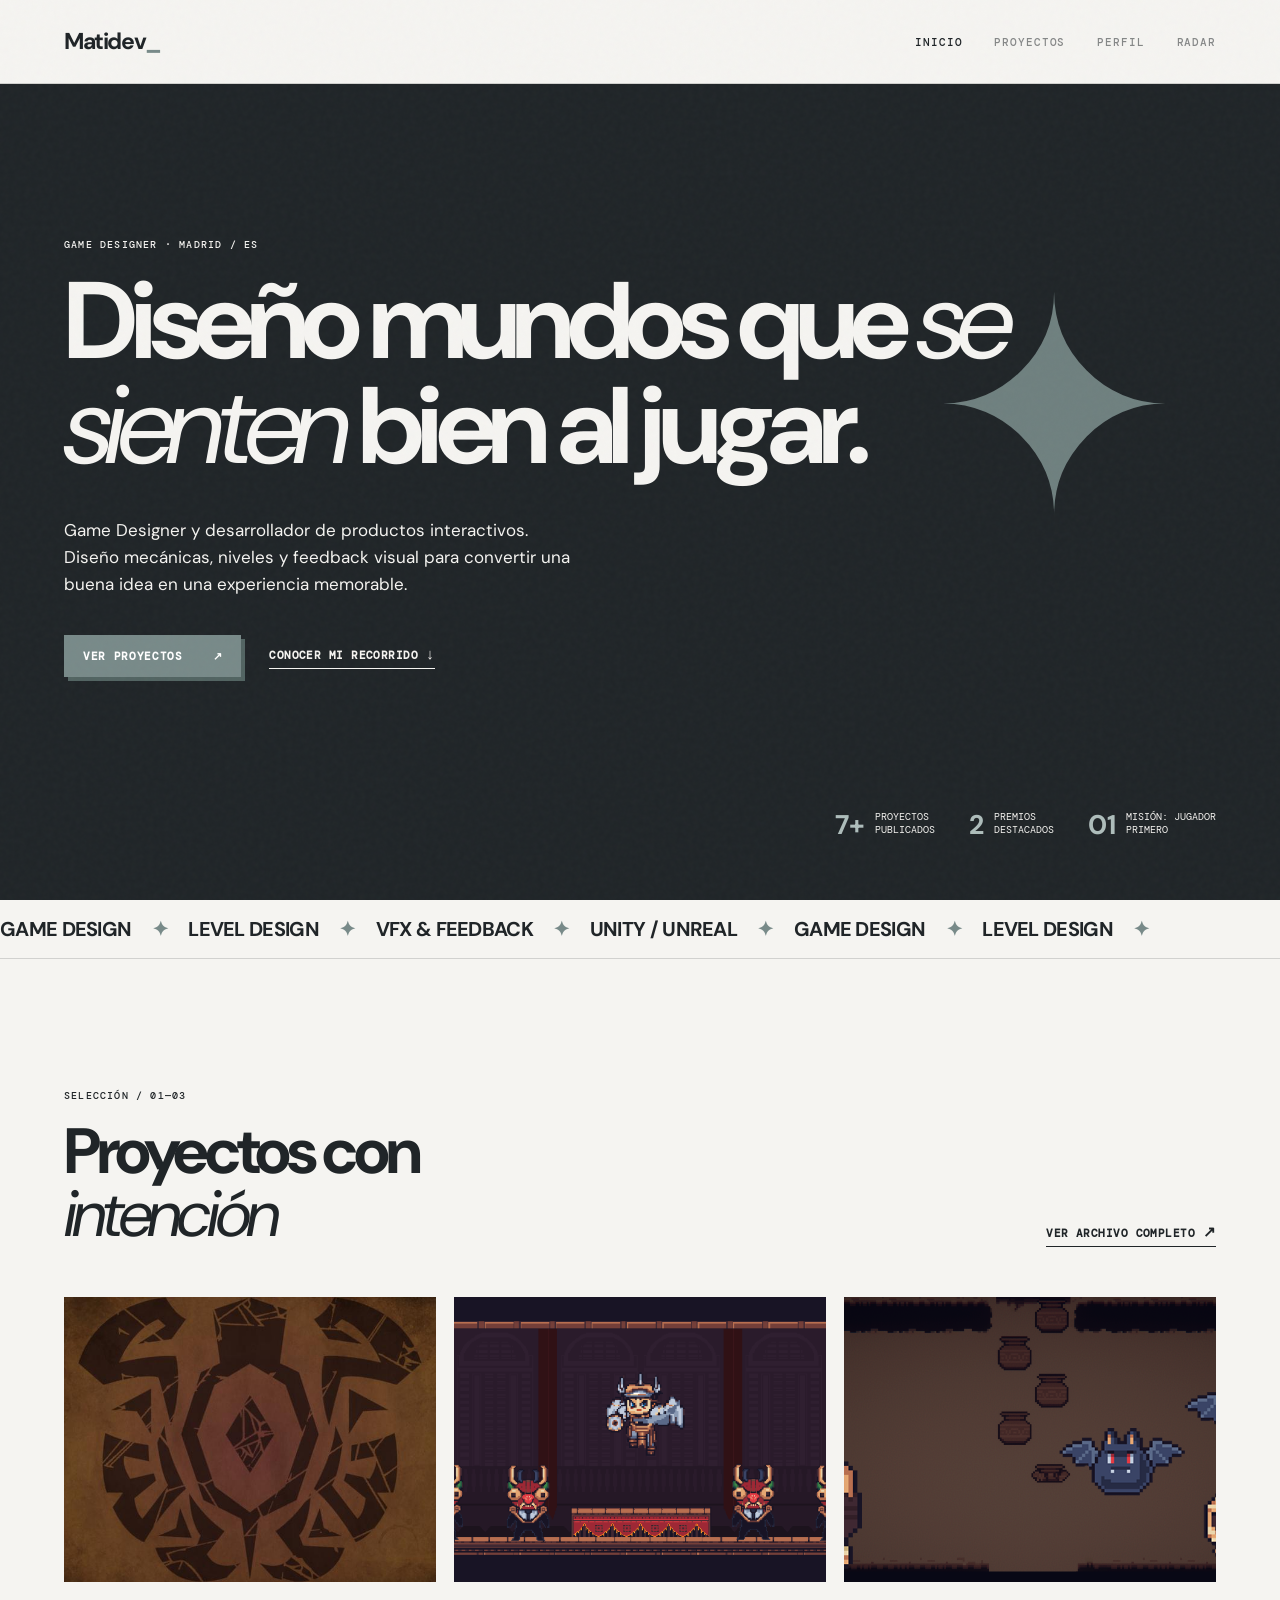
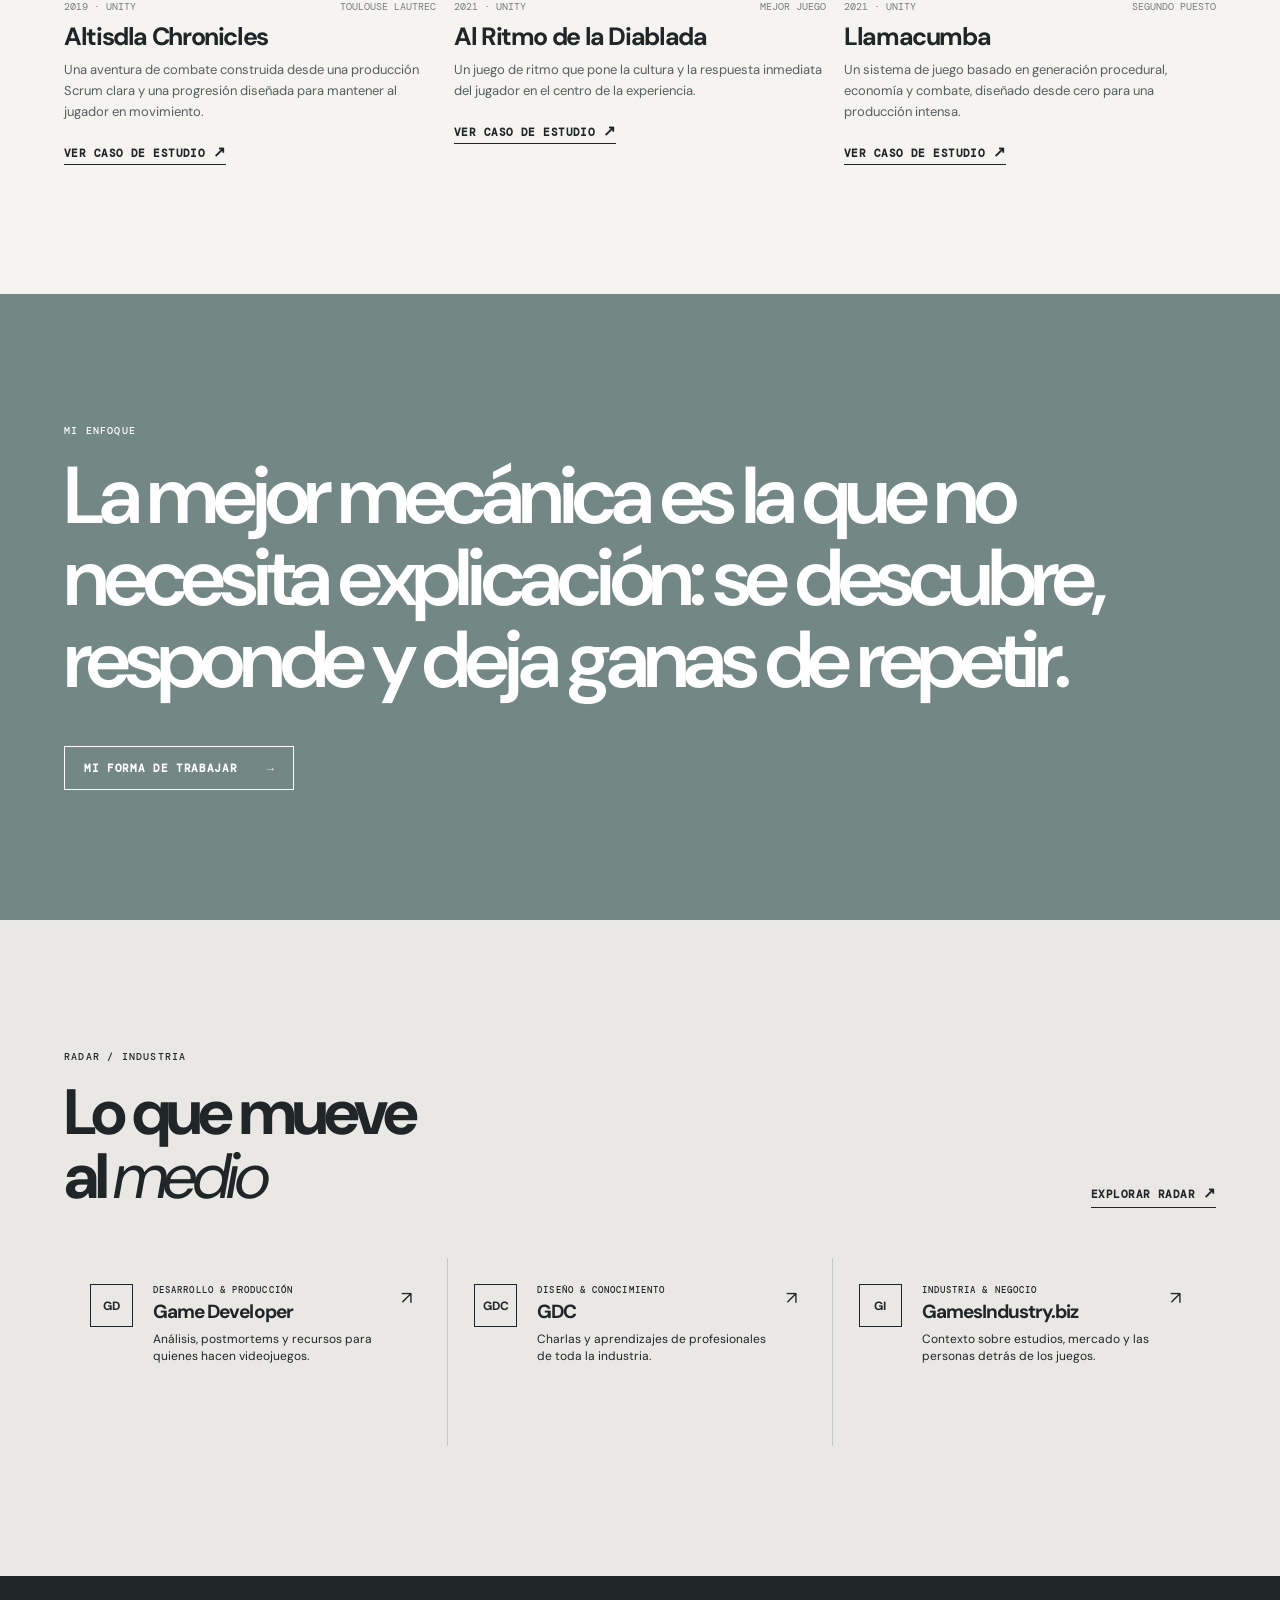
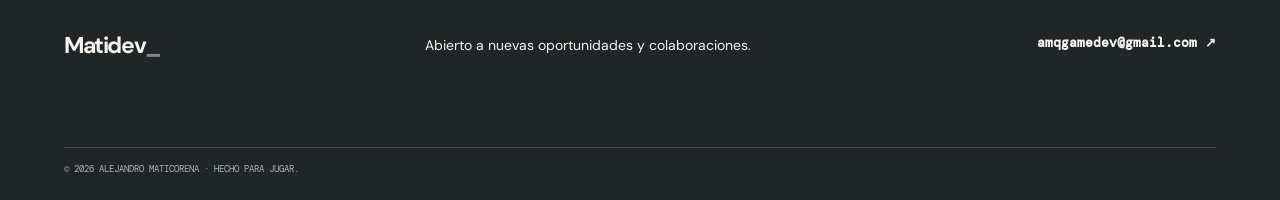
<file: index.html>
<!doctype html>
<html lang="es">
  <head>
    <meta charset="UTF-8" />
    <meta name="viewport" content="width=device-width, initial-scale=1.0" />
    <meta name="description" content="Portfolio de Alejandro Jesús Maticorena Quispe, Game Designer y desarrollador." />
    <title>Matidev — Game Designer</title>
    <link rel="preconnect" href="https://fonts.googleapis.com" />
    <link rel="preconnect" href="https://fonts.gstatic.com" crossorigin />
    <link href="https://fonts.googleapis.com/css2?family=DM+Mono:wght@400;500&family=DM+Sans:ital,opsz,wght@0,9..40,400;0,9..40,500;0,9..40,600;0,9..40,700;1,9..40,400&display=swap" rel="stylesheet" />
    <link rel="stylesheet" href="assets/styles.css" />
  </head>
  <body>
    <div class="grain" aria-hidden="true"></div>
    <header class="site-header">
      <a class="brand" href="index.html">Matidev<span>_</span></a><button class="menu-toggle" aria-label="Abrir menú">MENU</button>
      <nav><a class="active" href="index.html">Inicio</a><a href="projects.html">Proyectos</a><a href="about.html">Perfil</a><a href="blog.html">Radar</a></nav>
    </header>
    <main>
      <section class="hero reveal">
        <p class="eyebrow">GAME DESIGNER · MADRID / ES</p>
        <h1>Diseño mundos que <em>se sienten</em> bien al jugar.</h1>
        <p class="hero-copy">Game Designer y desarrollador de productos interactivos. Diseño mecánicas, niveles y feedback visual para convertir una buena idea en una experiencia memorable.</p>
        <div class="hero-actions">
          <a class="button button-primary" href="projects.html">Ver proyectos <span>↗</span></a><a class="text-link" href="about.html">Conocer mi recorrido <span>↓</span></a>
        </div>
        <div class="hero-stats">
          <div><strong>7+</strong><span>proyectos<br />publicados</span></div>
          <div><strong>2</strong><span>premios<br />destacados</span></div>
          <div><strong>01</strong><span>misión: jugador<br />primero</span></div>
        </div>
      </section>
      <section class="marquee" aria-label="Especialidades">
        <div>GAME DESIGN <i>✦</i> LEVEL DESIGN <i>✦</i> VFX & FEEDBACK <i>✦</i> UNITY / UNREAL <i>✦</i> GAME DESIGN <i>✦</i> LEVEL DESIGN <i>✦</i></div>
      </section>
      <section class="section featured">
        <div class="section-heading">
          <div>
            <p class="eyebrow">SELECCIÓN / 01—03</p>
            <h2>Proyectos con<br /><em>intención</em></h2>
          </div>
          <a class="text-link" href="projects.html">Ver archivo completo <span>↗</span></a>
        </div>
        <div id="featured-projects" class="project-grid"></div>
      </section>
      <section class="statement reveal">
        <p class="eyebrow">MI ENFOQUE</p>
        <p>La mejor mecánica es la que no necesita explicación: se descubre, responde y deja ganas de repetir.</p>
        <a href="about.html" class="button button-outline">Mi forma de trabajar <span>→</span></a>
      </section>
      <section class="section radar-preview">
        <div class="section-heading">
          <div>
            <p class="eyebrow">RADAR / INDUSTRIA</p>
            <h2>Lo que mueve<br />al <em>medio</em></h2>
          </div>
          <a class="text-link" href="blog.html">Explorar radar <span>↗</span></a>
        </div>
        <div id="home-radar" class="radar-grid"></div>
      </section>
    </main>
    <footer>
      <a class="brand" href="index.html">Matidev<span>_</span></a>
      <p>Abierto a nuevas oportunidades y colaboraciones.</p>
      <a class="footer-mail" href="mailto:amqgamedev@gmail.com">amqgamedev@gmail.com ↗</a>
      <small>© <span id="year"></span> Alejandro Maticorena · Hecho para jugar.</small>
    </footer>
    <script src="assets/data.js"></script><script src="assets/app.js"></script>
  </body>
</html>
</file>
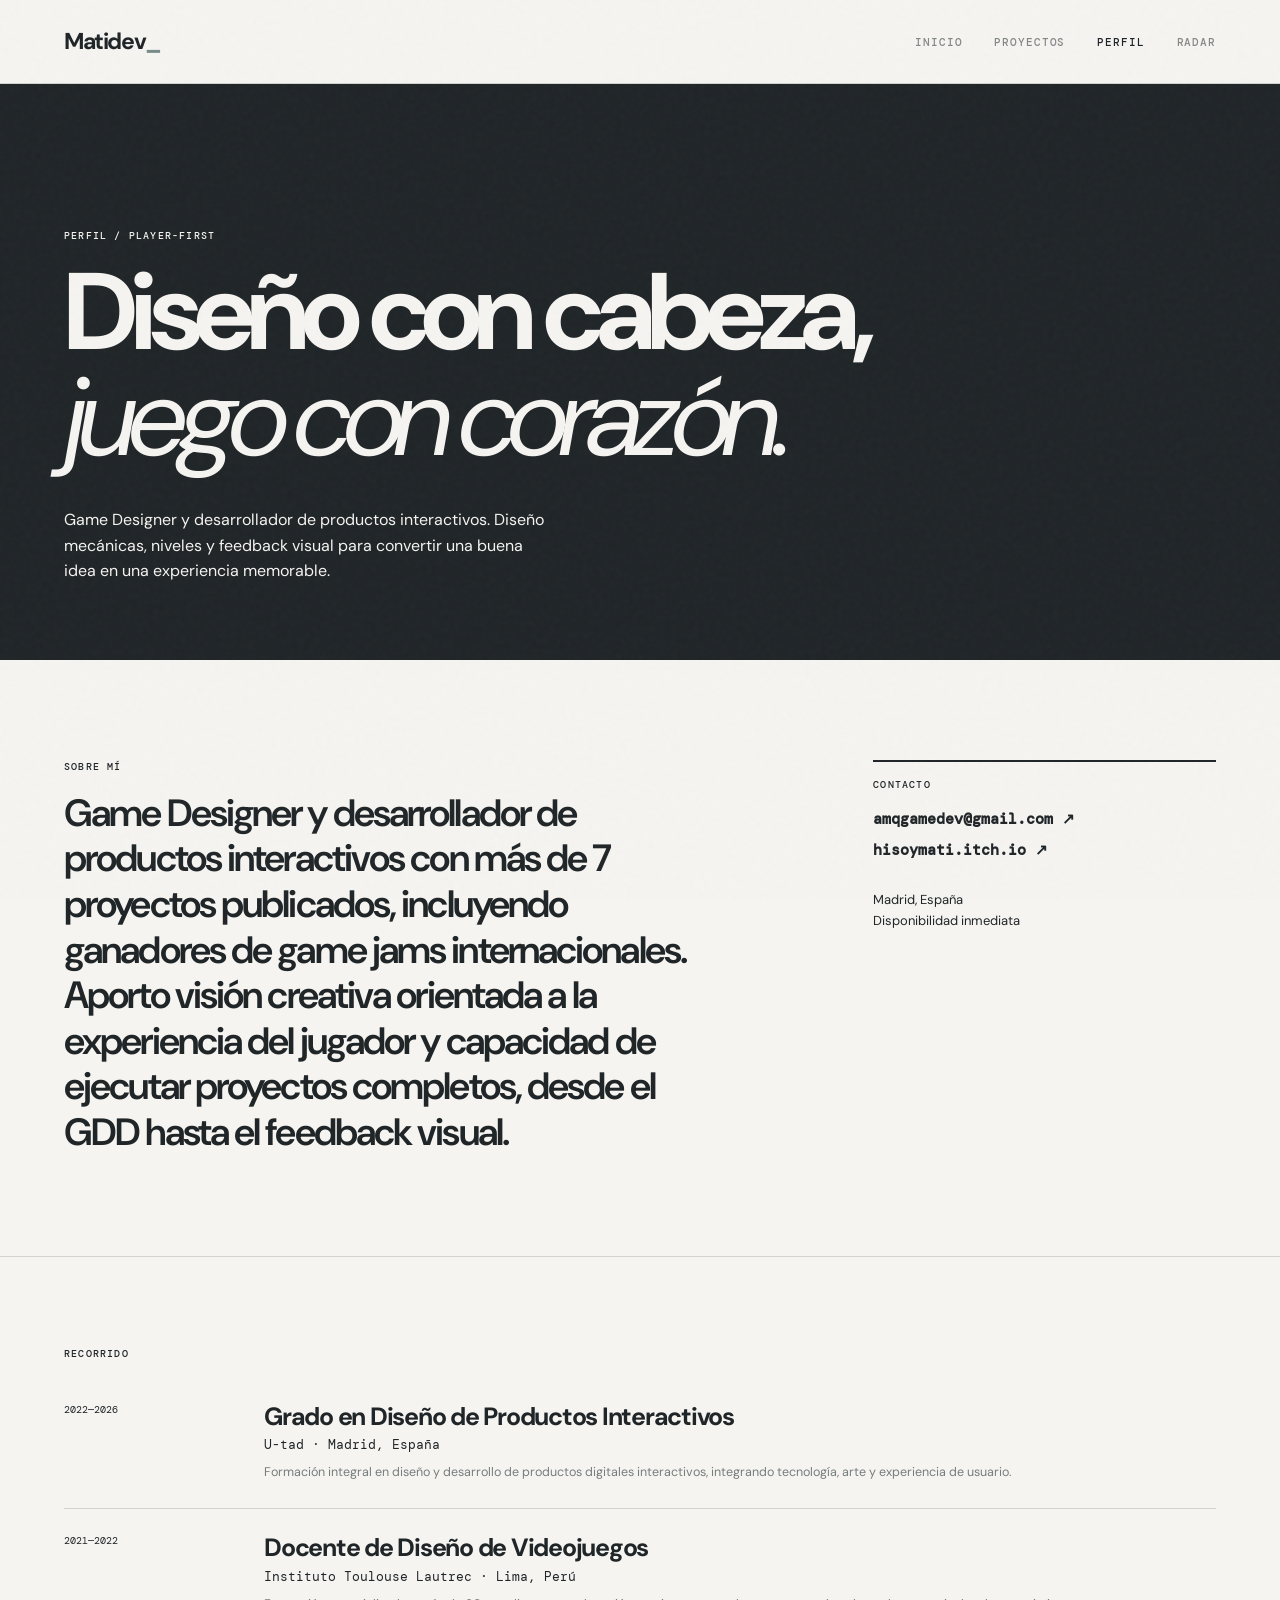
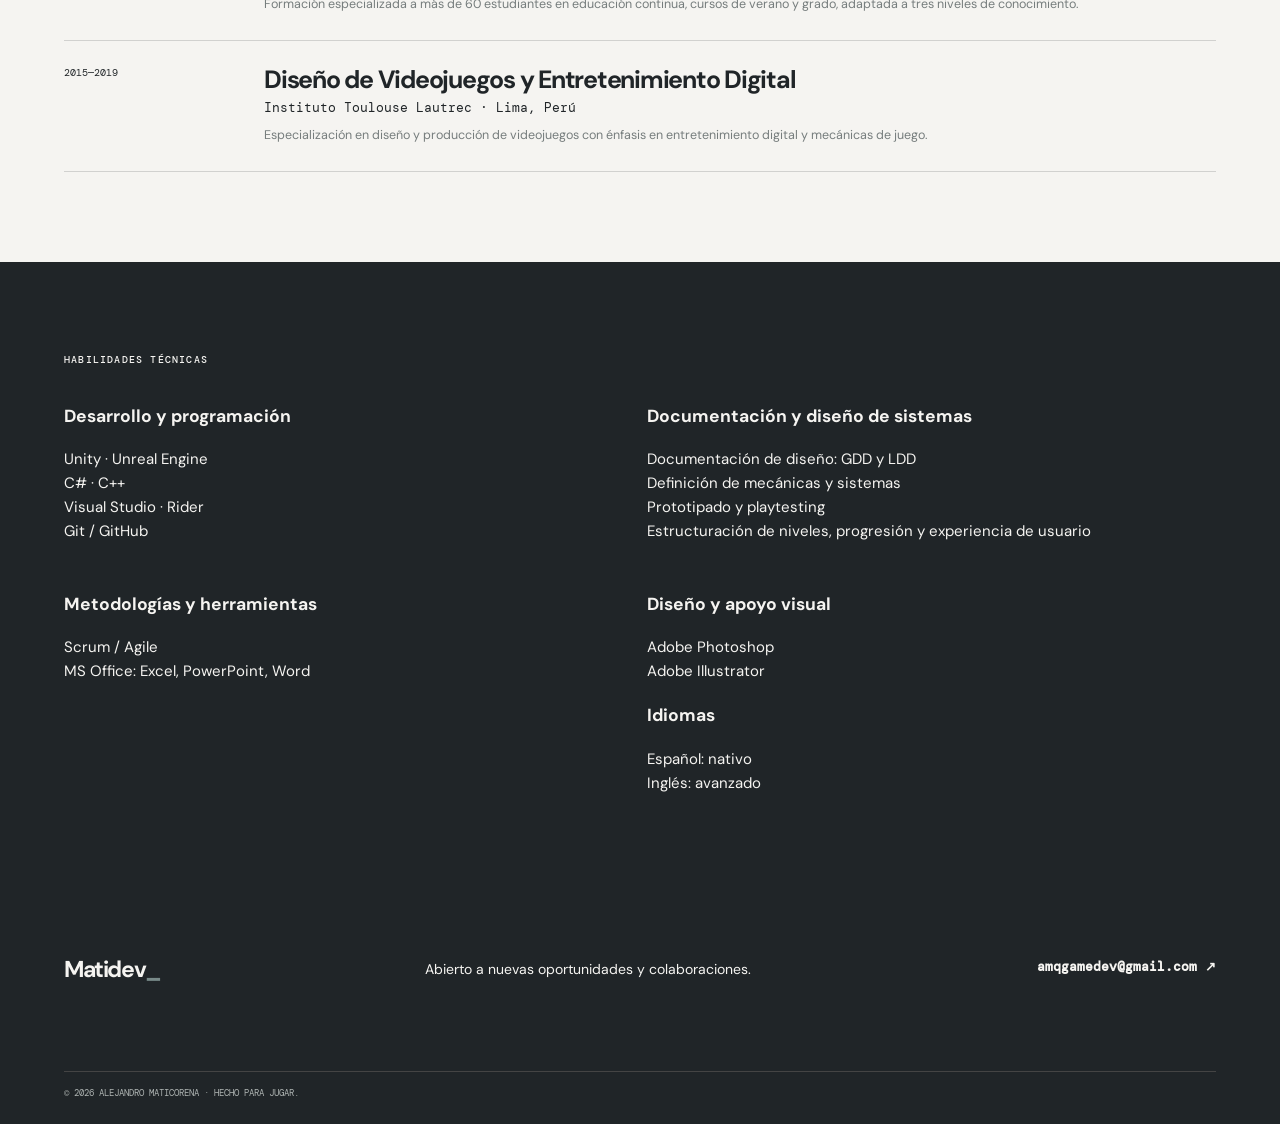
<file: about.html>
<!doctype html>
<html lang="es">
<head>
  <meta charset="UTF-8"/><meta name="viewport" content="width=device-width, initial-scale=1.0"/>
  <meta name="description" content="Perfil profesional de Alejandro Maticorena, Game Designer y desarrollador de productos interactivos."/>
  <title>Perfil — Matidev</title>
  <link rel="preconnect" href="https://fonts.googleapis.com"/><link rel="preconnect" href="https://fonts.gstatic.com" crossorigin/>
  <link href="https://fonts.googleapis.com/css2?family=DM+Mono:wght@400;500&family=DM+Sans:ital,opsz,wght@0,9..40,400;0,9..40,500;0,9..40,600;0,9..40,700;1,9..40,400&display=swap" rel="stylesheet"/>
  <link rel="stylesheet" href="assets/styles.css"/>
</head>
<body><div class="grain"></div>
  <header class="site-header"><a class="brand" href="index.html">Matidev<span>_</span></a><button class="menu-toggle" aria-label="Abrir menú">MENU</button><nav><a href="index.html">Inicio</a><a href="projects.html">Proyectos</a><a class="active" href="about.html">Perfil</a><a href="blog.html">Radar</a></nav></header>
  <main>
    <section class="page-intro profile-intro reveal"><p class="eyebrow">PERFIL / PLAYER-FIRST</p><h1>Diseño con cabeza,<br><em>juego con corazón.</em></h1><p>Game Designer y desarrollador de productos interactivos. Diseño mecánicas, niveles y feedback visual para convertir una buena idea en una experiencia memorable.</p></section>
    <section class="profile-columns reveal">
      <div>
        <p class="eyebrow">SOBRE MÍ</p>
        <p class="large-copy">Game Designer y desarrollador de productos interactivos con más de 7 proyectos publicados, incluyendo ganadores de game jams internacionales. Aporto visión creativa orientada a la experiencia del jugador y capacidad de ejecutar proyectos completos, desde el GDD hasta el feedback visual.</p>
      </div>
      <div class="contact-card">
        <p class="eyebrow">CONTACTO</p><a href="mailto:amqgamedev@gmail.com">amqgamedev@gmail.com ↗</a><a href="https://hisoymati.itch.io" target="_blank" rel="noopener">hisoymati.itch.io ↗</a>
        <p>Madrid, España<br>Disponibilidad inmediata</p>
      </div>
    </section>
    <section class="timeline-section reveal">
      <p class="eyebrow">RECORRIDO</p>
      <div class="timeline">
        <article><span>2022—2026</span>
          <div>
            <h3>Grado en Diseño de Productos Interactivos</h3>
            <p>U-tad · Madrid, España</p><small>Formación integral en diseño y desarrollo de productos digitales interactivos, integrando tecnología, arte y experiencia de usuario.</small>
          </div>
        </article>
        <article><span>2021—2022</span>
          <div>
            <h3>Docente de Diseño de Videojuegos</h3>
            <p>Instituto Toulouse Lautrec · Lima, Perú</p><small>Formación especializada a más de 60 estudiantes en educación continua, cursos de verano y grado, adaptada a tres niveles de conocimiento.</small>
          </div>
        </article>
        <article><span>2015—2019</span>
          <div>
            <h3>Diseño de Videojuegos y Entretenimiento Digital</h3>
            <p>Instituto Toulouse Lautrec · Lima, Perú</p><small>Especialización en diseño y producción de videojuegos con énfasis en entretenimiento digital y mecánicas de juego.</small>
          </div>
        </article>
      </div>
    </section>
    <section class="skills-section reveal">
      <p class="eyebrow">HABILIDADES TÉCNICAS</p>
      <div class="skills-grid">
        <div>
          <h3>Desarrollo y programación</h3>
          <p>Unity · Unreal Engine<br>C# · C++<br>Visual Studio · Rider<br>Git / GitHub</p>
        </div>
        <div>
          <h3>Documentación y diseño de sistemas</h3>
          <p>Documentación de diseño: GDD y LDD<br>Definición de mecánicas y sistemas<br>Prototipado y playtesting<br>Estructuración de niveles, progresión y experiencia de usuario</p>
        </div>
        <div>
          <h3>Metodologías y herramientas</h3>
          <p>Scrum / Agile<br>MS Office: Excel, PowerPoint, Word</p>
        </div>
        <div>
          <h3>Diseño y apoyo visual</h3>
          <p>Adobe Photoshop<br>Adobe Illustrator</p>
          <h3 class="skill-subtitle">Idiomas</h3>
          <p>Español: nativo<br>Inglés: avanzado</p>
        </div>
      </div>
    </section>
  </main>
  <footer><a class="brand" href="index.html">Matidev<span>_</span></a><p>Abierto a nuevas oportunidades y colaboraciones.</p><a class="footer-mail" href="mailto:amqgamedev@gmail.com">amqgamedev@gmail.com ↗</a><small>© <span id="year"></span> Alejandro Maticorena · Hecho para jugar.</small></footer>
  <script src="assets/data.js"></script><script src="assets/app.js"></script>
</body></html>
</file>
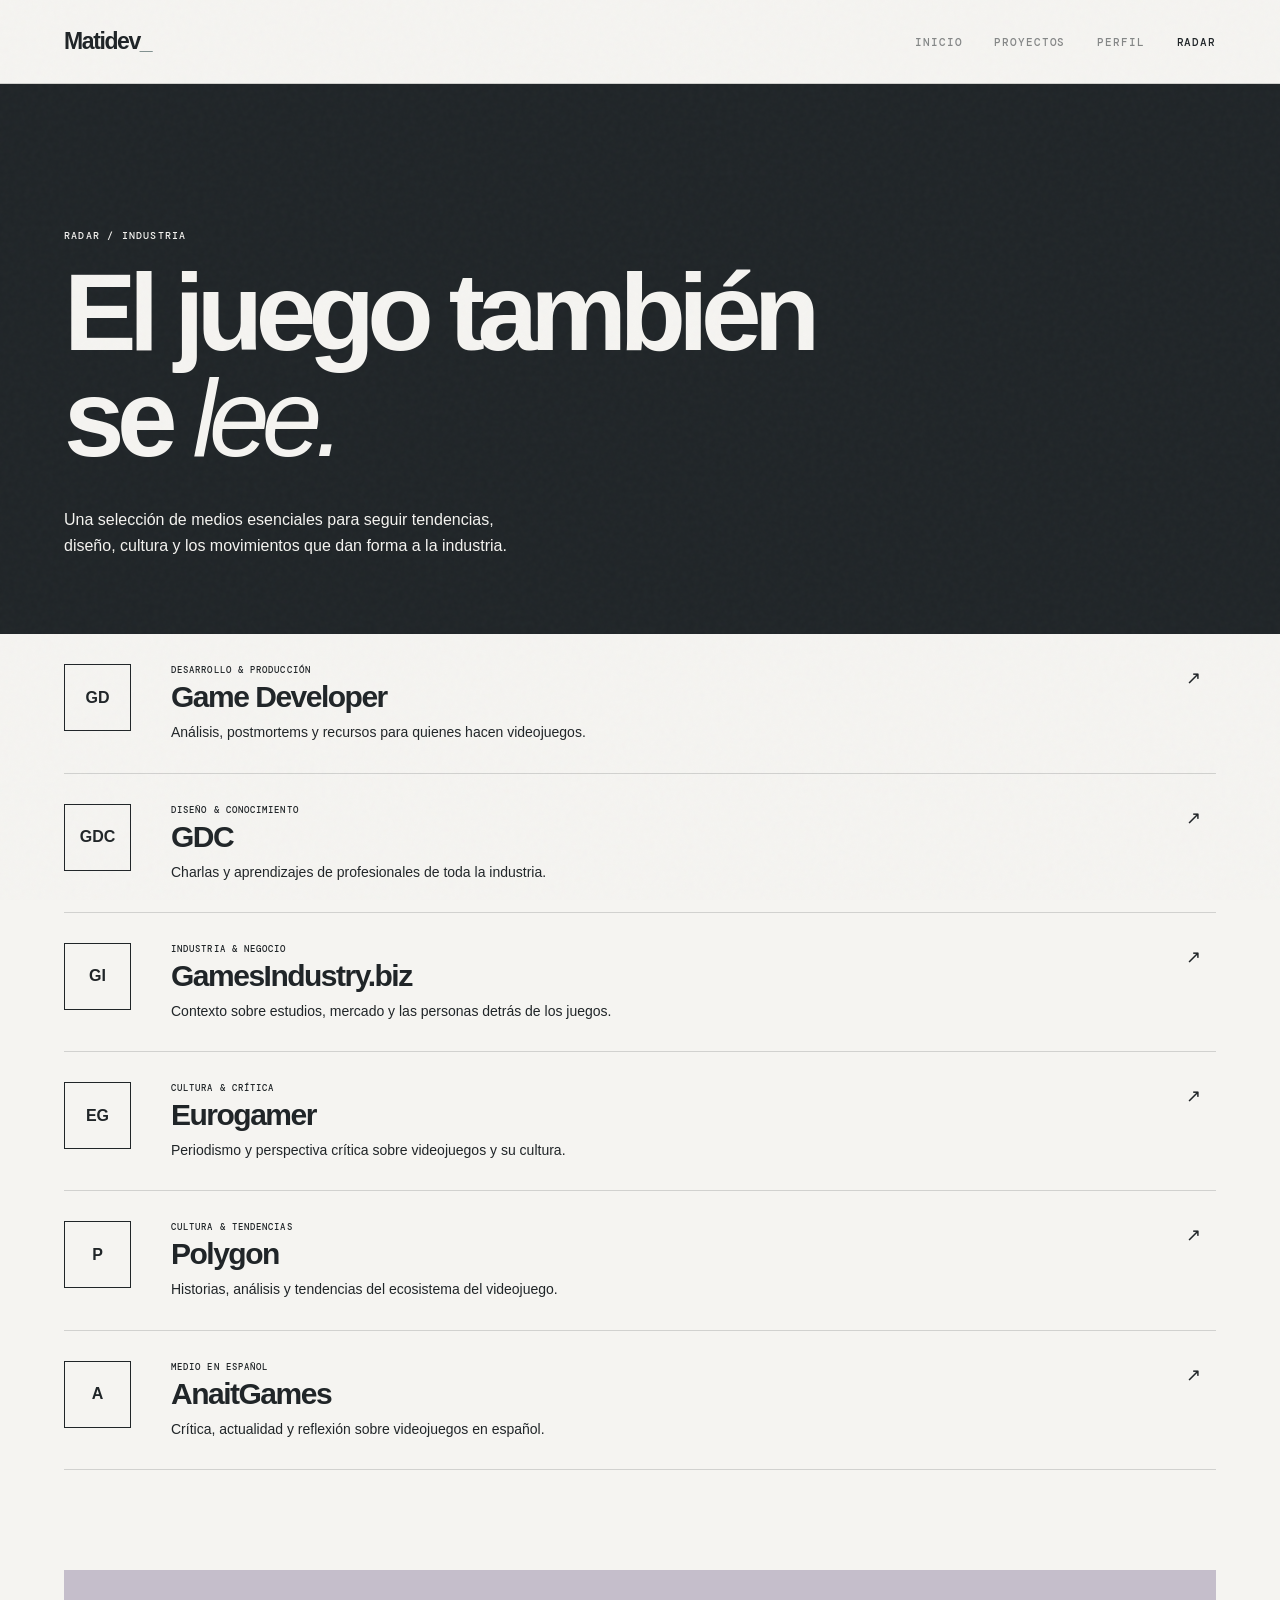
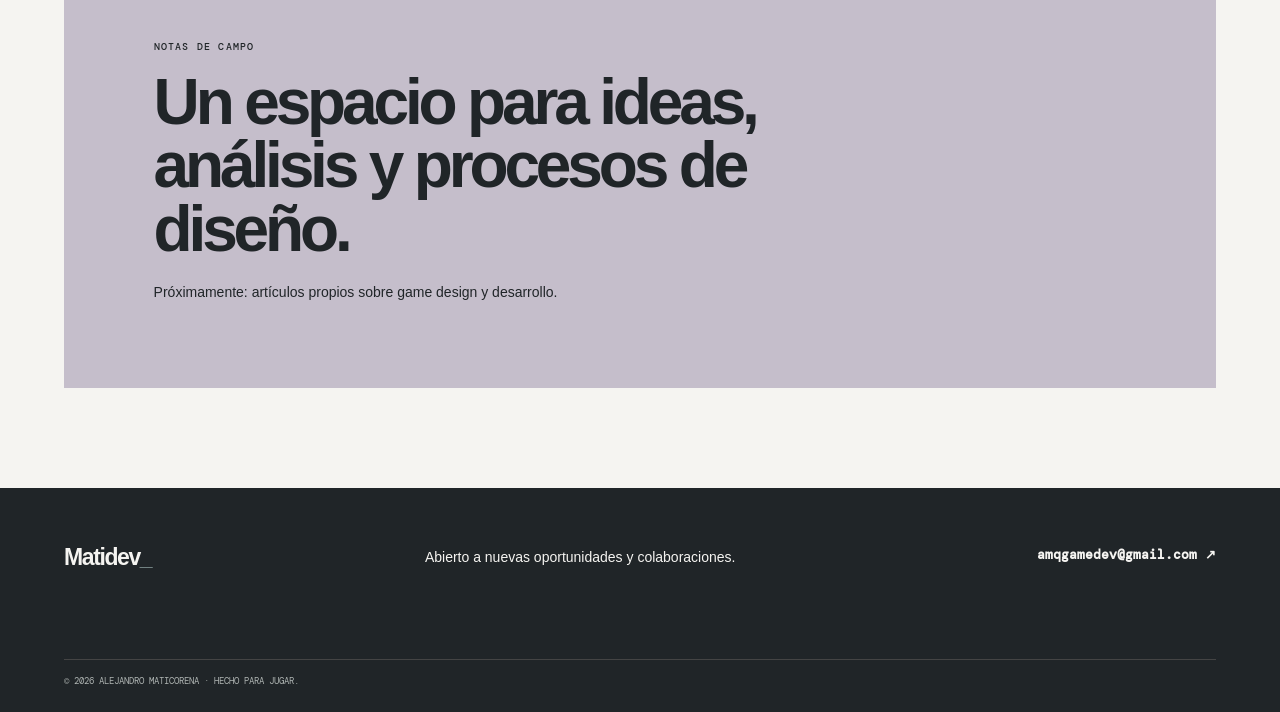
<file: blog.html>
<!doctype html>
<html lang="es">
  <head>
    <meta charset="UTF-8" />
    <meta name="viewport" content="width=device-width, initial-scale=1.0" />
    <meta name="description" content="Radar de medios de videojuegos seleccionados por Alejandro Maticorena." />
    <title>Radar — Matidev</title>
    <link rel="preconnect" href="https://fonts.googleapis.com" />
    <link rel="preconnect" href="https://fonts.gstatic.com" crossorigin />
    <link href="https://fonts.googleapis.com/css2?family=DM+Mono:wght@400;500&family=Manrope:wght@400;500;600;700;800&family=Syne:wght@600;700;800&display=swap" rel="stylesheet" />
    <link rel="stylesheet" href="assets/styles.css" />
  </head>
  <body>
    <div class="grain"></div>
    <header class="site-header">
      <a class="brand" href="index.html">Matidev<span>_</span></a><button class="menu-toggle" aria-label="Abrir menú">MENU</button>
      <nav><a href="index.html">Inicio</a><a href="projects.html">Proyectos</a><a href="about.html">Perfil</a><a class="active" href="blog.html">Radar</a></nav>
    </header>
    <main>
      <section class="page-intro reveal">
        <p class="eyebrow">RADAR / INDUSTRIA</p>
        <h1>El juego también<br />se <em>lee.</em></h1>
        <p>Una selección de medios esenciales para seguir tendencias, diseño, cultura y los movimientos que dan forma a la industria.</p>
      </section>
      <section id="radar-list" class="radar-list"></section>
      <section class="newsletter">
        <p class="eyebrow">NOTAS DE CAMPO</p>
        <h2>Un espacio para ideas, análisis y procesos de diseño.</h2>
        <p>Próximamente: artículos propios sobre game design y desarrollo.</p>
      </section>
    </main>
    <footer>
      <a class="brand" href="index.html">Matidev<span>_</span></a>
      <p>Abierto a nuevas oportunidades y colaboraciones.</p>
      <a class="footer-mail" href="mailto:amqgamedev@gmail.com">amqgamedev@gmail.com ↗</a>
      <small>© <span id="year"></span> Alejandro Maticorena · Hecho para jugar.</small>
    </footer>
    <script src="assets/data.js"></script>
    <script src="assets/app.js"></script>
  </body>
</html>
</file>
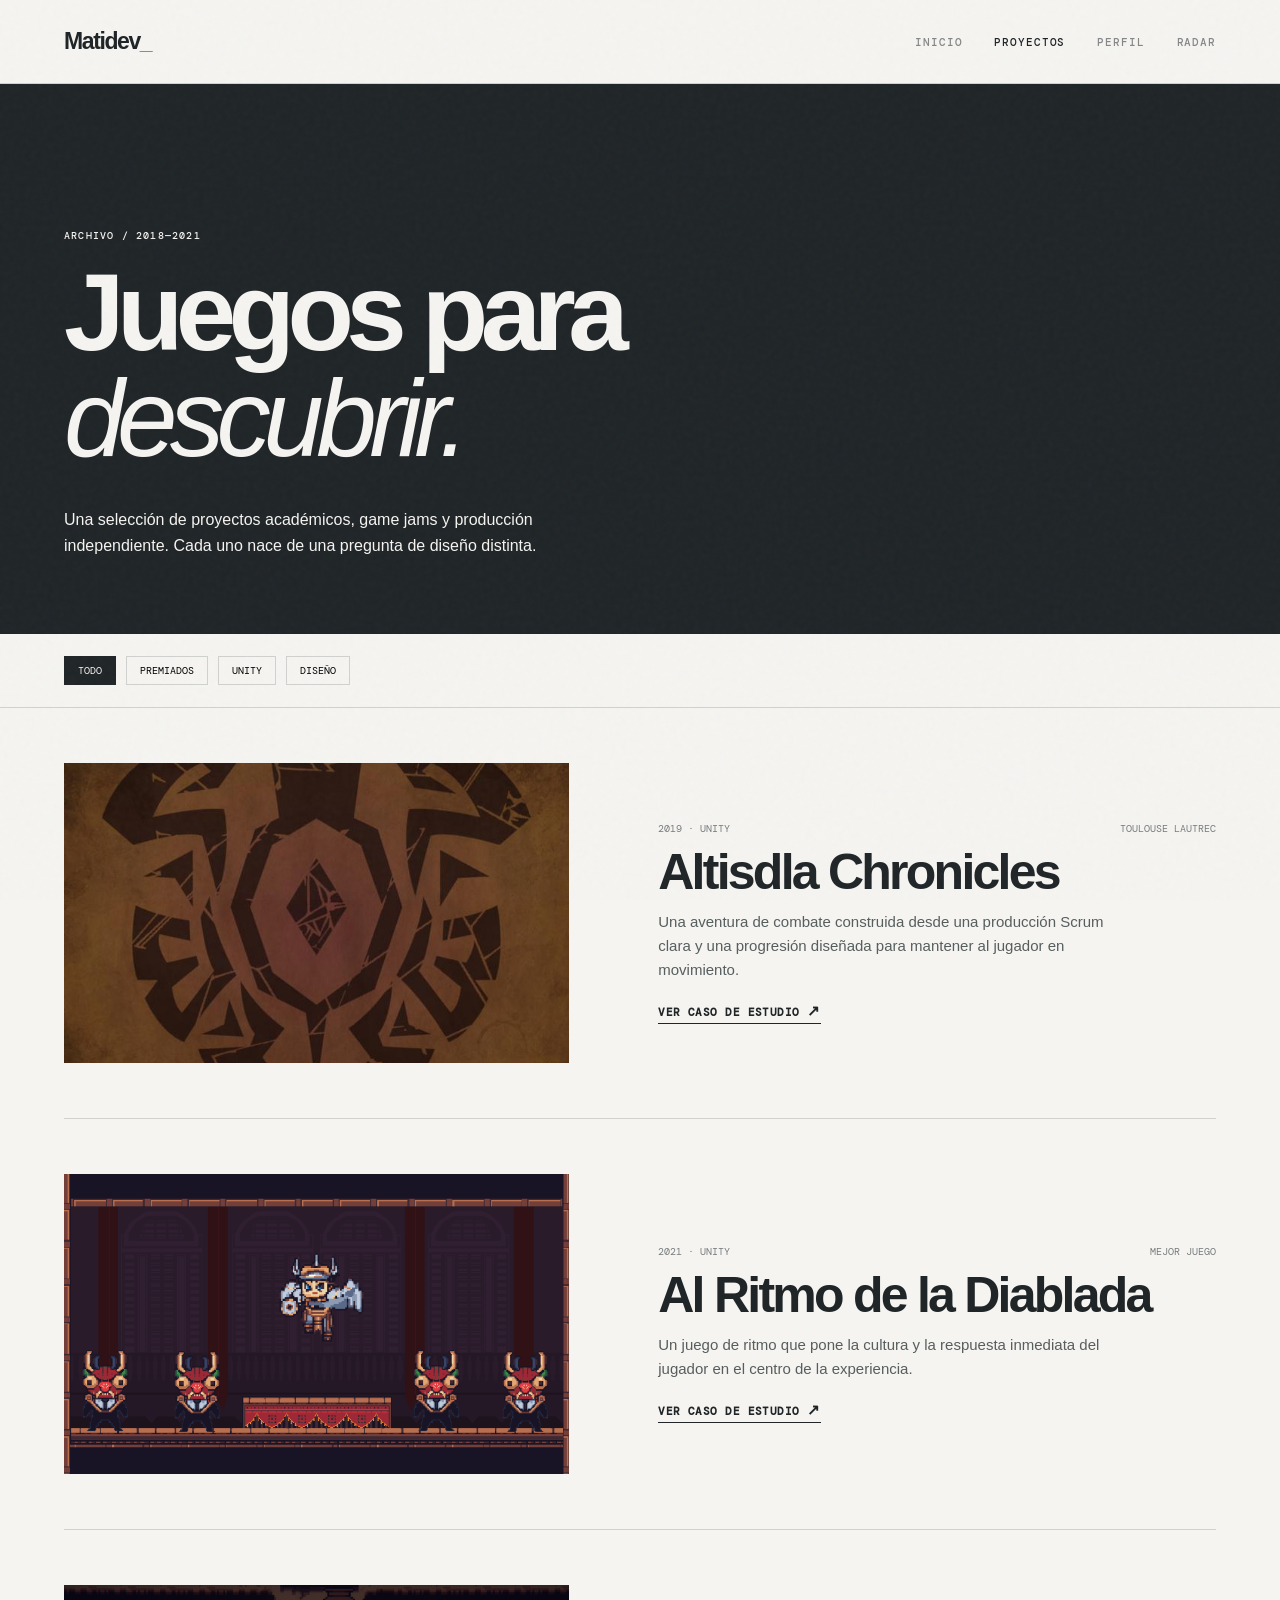
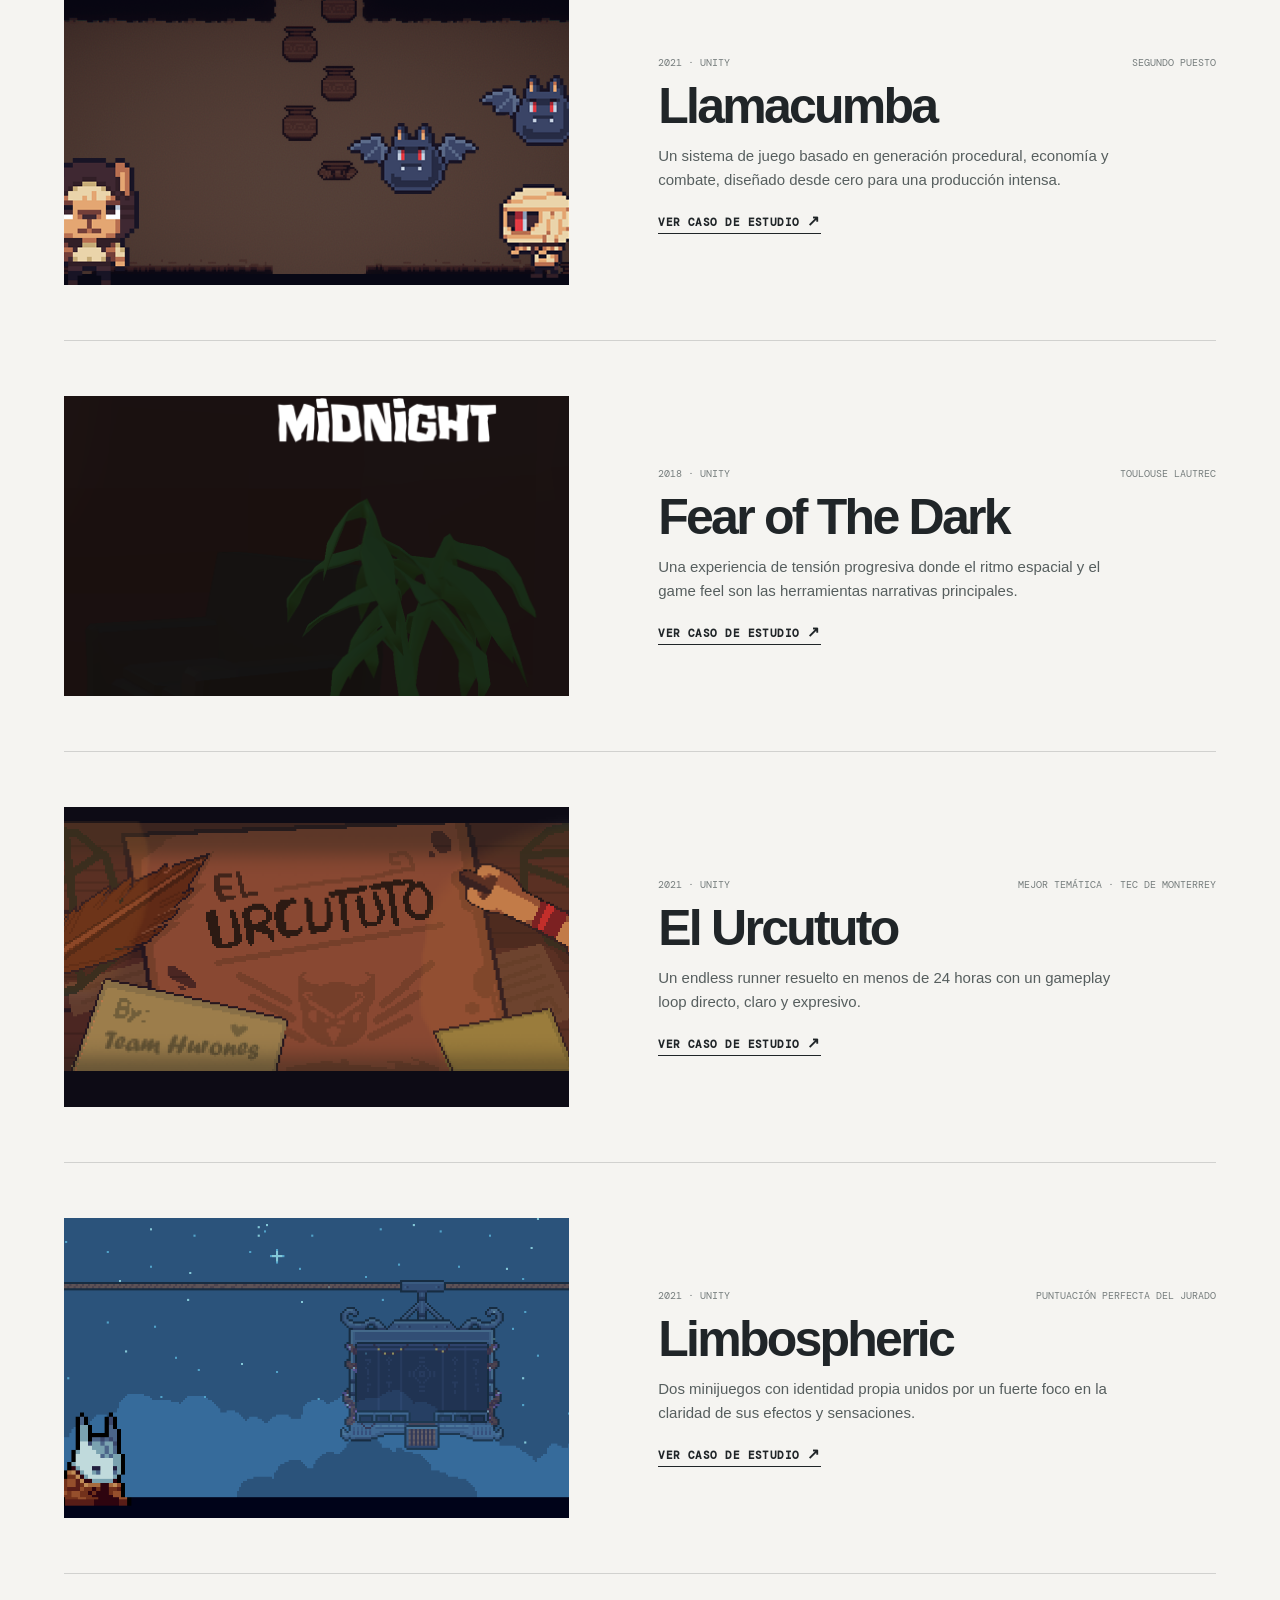
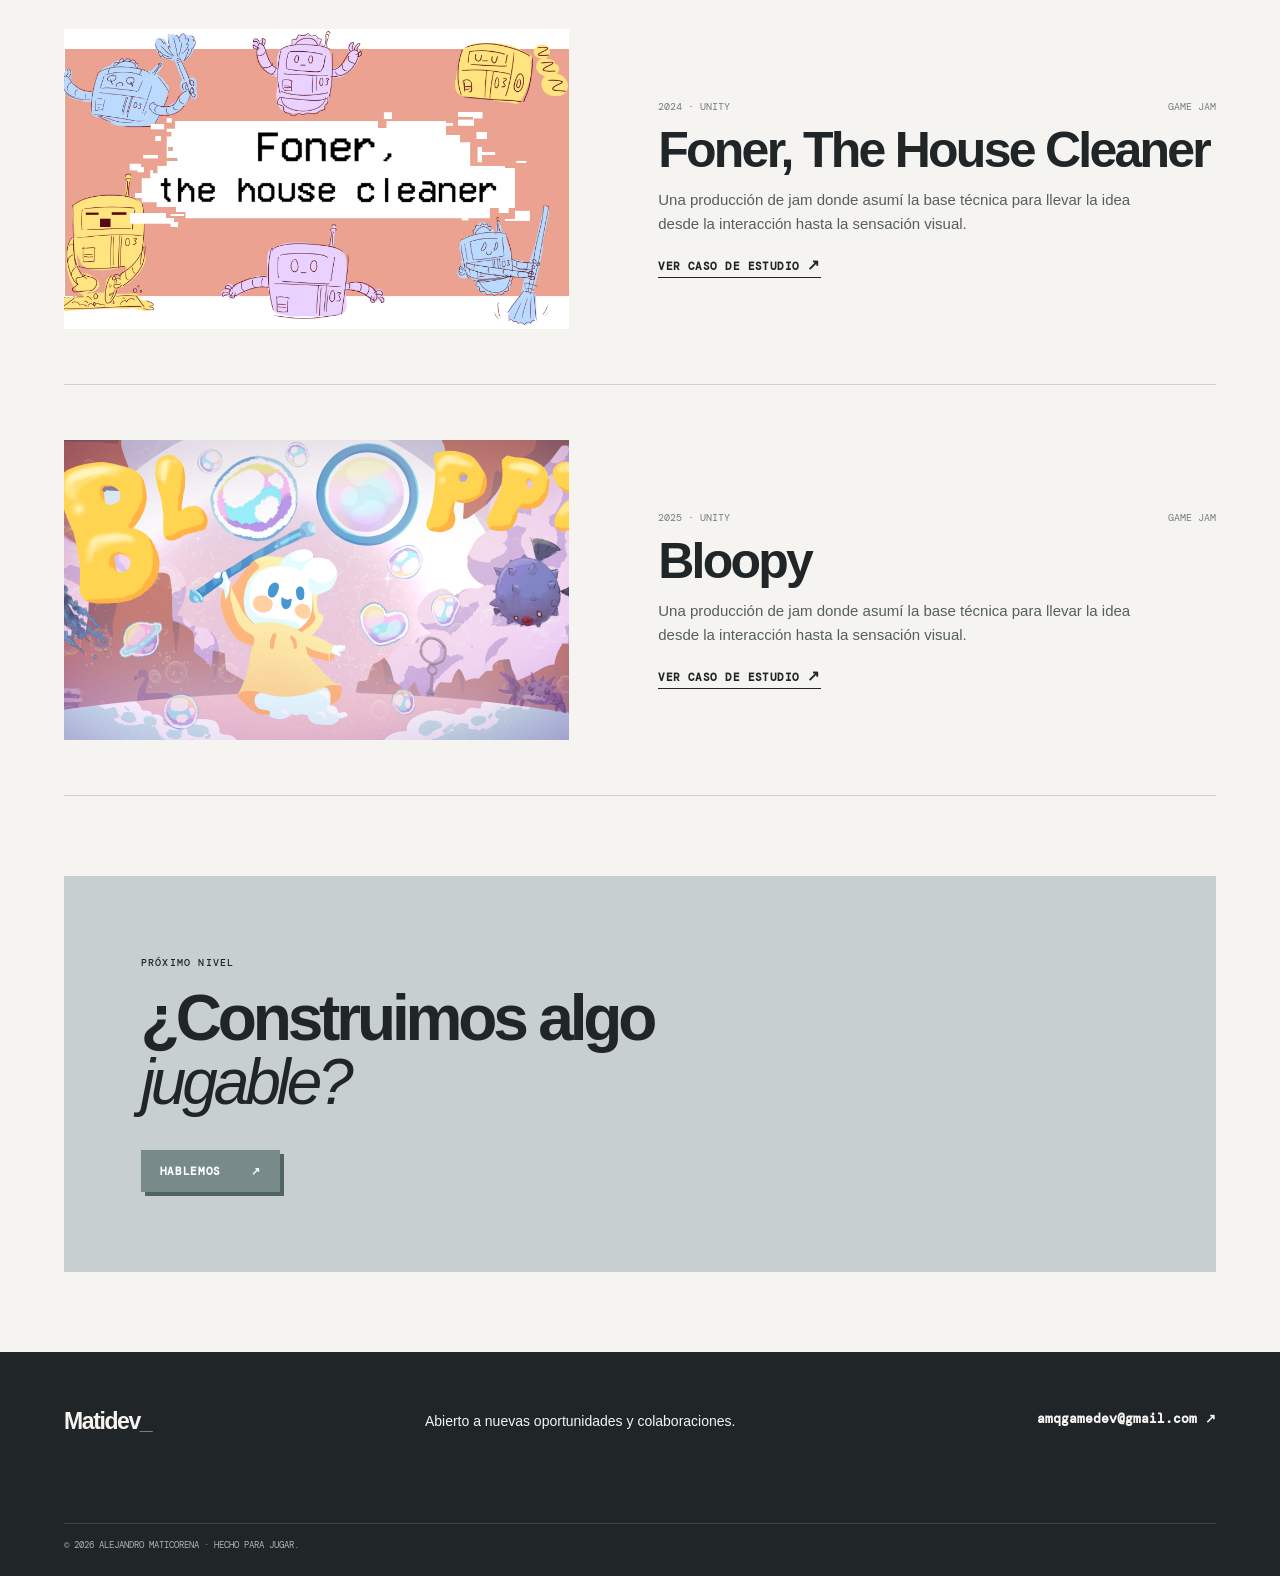
<file: projects.html>
<!doctype html>
<html lang="es">
  <head>
    <meta charset="UTF-8" />
    <meta name="viewport" content="width=device-width, initial-scale=1.0" />
    <meta name="description" content="Proyectos de videojuegos de Alejandro Maticorena." />
    <title>Proyectos — Matidev</title>
    <link rel="preconnect" href="https://fonts.googleapis.com" />
    <link rel="preconnect" href="https://fonts.gstatic.com" crossorigin />
    <link href="https://fonts.googleapis.com/css2?family=DM+Mono:wght@400;500&family=Manrope:wght@400;500;600;700;800&family=Syne:wght@600;700;800&display=swap" rel="stylesheet" />
    <link rel="stylesheet" href="assets/styles.css" />
  </head>
  <body>
    <div class="grain"></div>
    <header class="site-header">
      <a class="brand" href="index.html">Matidev<span>_</span></a><button class="menu-toggle" aria-label="Abrir menú">MENU</button>
      <nav><a href="index.html">Inicio</a><a class="active" href="projects.html">Proyectos</a><a href="about.html">Perfil</a><a href="blog.html">Radar</a></nav>
    </header>
    <main>
      <section class="page-intro reveal">
        <p class="eyebrow">ARCHIVO / 2018—2021</p>
        <h1>Juegos para<br /><em>descubrir.</em></h1>
        <p>Una selección de proyectos académicos, game jams y producción independiente. Cada uno nace de una pregunta de diseño distinta.</p>
      </section>
      <section class="filters" aria-label="Filtrar proyectos">
        <button class="filter active" data-filter="all">Todo</button><button class="filter" data-filter="premiado">Premiados</button><button class="filter" data-filter="unity">Unity</button><button class="filter" data-filter="diseño">Diseño</button>
      </section>
      <section id="projects-list" class="project-list"></section>
      <section class="cta-band">
        <p class="eyebrow">PRÓXIMO NIVEL</p>
        <h2>¿Construimos algo<br /><em>jugable?</em></h2>
        <a class="button button-primary" href="mailto:amqgamedev@gmail.com">Hablemos <span>↗</span></a>
      </section>
    </main>
    <footer>
      <a class="brand" href="index.html">Matidev<span>_</span></a>
      <p>Abierto a nuevas oportunidades y colaboraciones.</p>
      <a class="footer-mail" href="mailto:amqgamedev@gmail.com">amqgamedev@gmail.com ↗</a>
      <small>© <span id="year"></span> Alejandro Maticorena · Hecho para jugar.</small>
    </footer>
    <script src="assets/data.js"></script>
    <script src="assets/app.js"></script>
  </body>
</html>
</file>
<file: assets/styles.css>
/* VARIABLES Y ESTILOS GLOBALES */
:root {
  --ink: #202528;
  --paper: #f5f4f1;
  --accent: #788a89;
  --accent-dark: #526462;
  --line: rgba(32, 37, 40, .17);
  --muted: #767d7d;
  --display: 'DM Sans', sans-serif;
  --body: 'DM Sans', sans-serif;
  --mono: 'DM Mono', monospace
}

* {
  box-sizing: border-box
}

html {
  scroll-behavior: smooth
}

body {
  margin: 0;
  background: var(--paper);
  color: var(--ink);
  font-family: var(--body);
  font-size: 15px;
  line-height: 1.6
}

.grain {
  pointer-events: none;
  position: fixed;
  inset: 0;
  opacity: .035;
  z-index: 9;
  background-image: url("data:image/svg+xml,%3Csvg viewBox='0 0 180 180' xmlns='http://www.w3.org/2000/svg'%3E%3Cfilter id='n'%3E%3CfeTurbulence type='fractalNoise' baseFrequency='.9' numOctaves='3' stitchTiles='stitch'/%3E%3C/filter%3E%3Crect width='100%25' height='100%25' filter='url(%23n)' opacity='.75'/%3E%3C/svg%3E")
}

a {
  color: inherit;
  text-decoration: none
}

/* CABECERA Y NAVEGACIÓN */
.site-header {
  height: 84px;
  border-bottom: 1px solid var(--line);
  padding: 0 max(5vw, 28px);
  display: flex;
  align-items: center;
  justify-content: space-between;
  position: relative;
  z-index: 10
}

.brand {
  font: 700 23px/1 var(--display);
  letter-spacing: -1.4px
}

.brand span {
  color: var(--accent)
}

nav {
  display: flex;
  gap: 32px;
  font: 500 11px var(--mono);
  text-transform: uppercase;
  letter-spacing: .08em
}

nav a {
  opacity: .52
}

nav a:hover,
nav a.active {
  opacity: 1
}

.menu-toggle {
  display: none;
  background: transparent;
  border: 0;
  font: 500 11px var(--mono)
}

main {
  overflow: hidden
}

/* SECCIÓN HERO */
.hero {
  min-height: calc(100vh - 84px);
  padding: clamp(80px, 12vw, 160px) max(5vw, 28px) 54px;
  position: relative;
  background: var(--ink);
  color: var(--paper)
}

.hero:after {
  content: '✦';
  position: absolute;
  right: 8vw;
  top: 22%;
  font-size: clamp(100px, 23vw, 340px);
  color: var(--accent);
  line-height: 1;
  opacity: .9
}

.eyebrow {
  font: 500 10px var(--mono);
  letter-spacing: .12em;
  text-transform: uppercase;
  margin: 0 0 18px
}

.hero h1,
.page-intro h1,
.project-hero h1 {
  font: 700 clamp(47px, 8.5vw, 118px)/.97 var(--display);
  letter-spacing: -.07em;
  max-width: 1050px;
  margin: 0;
  position: relative;
  z-index: 1
}

.hero h1 em,
.page-intro em,
.section-heading em,
.statement em,
.cta-band em {
  font-family: var(--display);
  font-weight: 400;
  font-style: italic
}

.hero-copy {
  font-size: 17px;
  max-width: 510px;
  margin: 37px 0;
  position: relative;
  z-index: 1
}

.hero-actions {
  display: flex;
  gap: 28px;
  align-items: center;
  position: relative;
  z-index: 1
}

.button {
  display: inline-flex;
  align-items: center;
  justify-content: space-between;
  gap: 30px;
  padding: 14px 19px;
  font: 600 11px var(--mono);
  text-transform: uppercase;
  letter-spacing: .06em;
  transition: transform .2s
}

.button:hover {
  transform: translate(-3px, -3px)
}

.button-primary {
  background: var(--accent);
  color: #fff;
  box-shadow: 4px 4px 0 var(--accent-dark)
}

.button-outline {
  border: 1px solid var(--ink)
}

.text-link,
.card-link {
  font: 600 11px var(--mono);
  text-transform: uppercase;
  letter-spacing: .04em;
  border-bottom: 1px solid currentColor;
  padding-bottom: 4px
}

.text-link span,
.card-link span {
  font-size: 15px
}

.hero-stats {
  position: absolute;
  right: 5vw;
  bottom: 62px;
  z-index: 1;
  display: flex;
  gap: 34px
}

.hero-stats div {
  display: flex;
  gap: 10px;
  align-items: flex-start
}

.hero-stats strong {
  font: 700 27px/1 var(--display);
  color: #aebdbb
}

.hero-stats span {
  font: 10px/1.25 var(--mono);
  text-transform: uppercase
}

/* MARQUESINA */
.marquee {
  overflow: hidden;
  white-space: nowrap;
  border-bottom: 1px solid var(--line);
  font: 700 20px var(--display);
  letter-spacing: -.035em;
  padding: 16px 0
}

.marquee div {
  display: inline-block;
  animation: slide 22s linear infinite
}

.marquee i {
  font-style: normal;
  color: var(--accent);
  margin: 0 16px
}

@keyframes slide {
  to {
    transform: translateX(-50%)
  }
}

/* SECCIONES Y TARJETAS DE PROYECTO */
.section {
  padding: 130px max(5vw, 28px)
}

.section-heading {
  display: flex;
  justify-content: space-between;
  align-items: end;
  margin-bottom: 50px
}

.section-heading h2,
.cta-band h2,
.newsletter h2 {
  font: 700 clamp(36px, 5vw, 68px)/.99 var(--display);
  letter-spacing: -.065em;
  margin: 0
}

.project-grid {
  display: grid;
  grid-template-columns: repeat(3, 1fr);
  gap: 18px
}

.project-card {
  min-width: 0
}

.project-visual {
  display: block;
  overflow: hidden;
  height: 285px;
  background-color: var(--line);
}

.project-row .project-visual {
  height: 300px;
}

.project-visual img {
  display: block;
  width: 100%;
  height: 100%;
  object-fit: cover;
  object-position: center;
  transition: transform .35s;
}

.project-visual:hover img {
  transform: scale(1.03);
}

.placeholder {
  height: 285px;
  padding: 21px;
  position: relative;
  display: flex;
  flex-direction: column;
  justify-content: space-between;
  overflow: hidden;
  color: var(--ink);
  transition: transform .35s
}

.project-visual:hover .placeholder {
  transform: scale(1.03)
}

.placeholder:after {
  content: '';
  position: absolute;
  width: 160px;
  height: 160px;
  border: 2px solid var(--ink);
  border-radius: 50%;
  right: -40px;
  bottom: -60px
}

.placeholder span {
  font: 10px var(--mono);
  letter-spacing: .08em
}

.placeholder strong {
  font: 700 24px/1.05 var(--display);
  letter-spacing: -.05em;
  max-width: 180px;
  position: relative;
  z-index: 1
}

.placeholder i {
  font: 400 42px/1 var(--display);
  font-style: normal;
  position: absolute;
  right: 22px;
  top: 16px
}

.violet {
  background: #c5becb
}

.orange {
  background: #d7c0ad
}

.lime {
  background: #bdc9bc
}

.blue {
  background: #b8c6cb
}

.red {
  background: #cfb8b5
}

.pink {
  background: #d7c3cc
}

.yellow {
  background: #d8d1b3
}

.project-info {
  padding-top: 18px
}

.card-meta {
  display: flex;
  justify-content: space-between;
  gap: 12px;
  font: 10px var(--mono);
  text-transform: uppercase;
  color: var(--muted);
  line-height: 1.3
}

.project-info h3 {
  font: 700 25px/1.1 var(--display);
  letter-spacing: -.055em;
  margin: 10px 0
}

.project-info p {
  font-size: 13px;
  line-height: 1.6;
  margin: 0 0 17px;
  color: #565e5e
}

/* COMPONENTES DE PÁGINA */
.statement {
  padding: 130px max(5vw, 28px);
  background: #738784;
  color: #fff
}

.statement>p:nth-child(2) {
  font: 600 clamp(36px, 6.3vw, 84px)/1.02 var(--display);
  letter-spacing: -.065em;
  max-width: 1050px;
  margin: 0 0 45px
}

.statement .button-outline {
  border-color: #fff
}

.radar-preview {
  background: #e9e8e4
}

.radar-grid {
  display: grid;
  grid-template-columns: repeat(3, 1fr);
  gap: 1px;
  background: var(--line)
}

.media-card {
  background: #e9e8e4;
  padding: 26px;
  display: grid;
  grid-template-columns: 46px 1fr 20px;
  gap: 17px;
  min-height: 188px;
  transition: background .2s
}

.media-card:hover {
  background: #d6dddb
}

.media-mark {
  width: 43px;
  height: 43px;
  border: 1px solid var(--ink);
  display: grid;
  place-items: center;
  font: 700 12px var(--display)
}

.media-card .eyebrow {
  margin: 0 0 6px;
  font-size: 9px
}

.media-card h3 {
  margin: 0;
  font: 700 19px/1 var(--display);
  letter-spacing: -.05em
}

.media-card p:not(.eyebrow) {
  margin: 10px 0 0;
  font-size: 12px;
  line-height: 1.45
}

.external {
  font-size: 18px
}

.page-intro {
  padding: clamp(75px, 12vw, 145px) max(5vw, 28px) 76px;
  background: var(--ink);
  color: var(--paper)
}

.page-intro>p:last-child {
  max-width: 480px;
  font-size: 16px;
  margin: 36px 0 0
}

/* PÁGINA DE PROYECTOS */
.filters {
  padding: 22px 5vw;
  border-bottom: 1px solid var(--line);
  display: flex;
  gap: 10px
}

.filter {
  background: transparent;
  border: 1px solid var(--line);
  padding: 7px 13px;
  font: 10px var(--mono);
  text-transform: uppercase;
  cursor: pointer
}

.filter.active,
.filter:hover {
  background: var(--ink);
  border-color: var(--ink);
  color: var(--paper)
}

.project-list {
  padding: 0 5vw
}

.project-row {
  display: grid;
  grid-template-columns: minmax(300px, .95fr) 1.05fr;
  gap: clamp(30px, 7vw, 120px);
  padding: 55px 0;
  border-bottom: 1px solid var(--line);
  align-items: center
}

.project-row .placeholder {
  height: 300px
}

.project-row .project-info h3 {
  font-size: clamp(28px, 4vw, 50px)
}

.project-row .project-info p {
  font-size: 15px;
  max-width: 480px
}

.cta-band {
  margin: 80px 5vw;
  padding: 80px 6vw;
  background: #c7d0ce
}

.cta-band h2 {
  margin: 0 0 36px
}

/* DETALLE DE PROYECTO */
.project-hero {
  padding: 50px 5vw 60px;
  background: var(--ink);
  color: var(--paper)
}

.back-link {
  font: 500 10px var(--mono);
  text-transform: uppercase
}

.project-hero-title {
  margin-top: 90px;
  max-width: 1000px
}

.project-hero-title>p:last-child {
  font-size: 17px;
  max-width: 600px;
  margin: 30px 0 0
}

.project-facts {
  display: grid;
  grid-template-columns: repeat(3, 1fr);
  max-width: 750px;
  gap: 25px;
  margin: 80px 0 0
}

.project-facts span {
  font: 10px var(--mono);
  text-transform: uppercase;
  display: block;
  color: #a8b0ae;
  margin-bottom: 5px
}

.project-facts strong {
  font: 600 15px var(--body)
}

.detail-image {
  margin: 0 5vw;
  transform: translateY(-25px)
}

.detail-image img {
  width: 100%;
  height: min(52vw, 680px);
  object-fit: cover;
  object-position: center;
}

.placeholder-large {
  height: min(52vw, 680px);
  padding: 44px
}

.placeholder-large strong {
  font-size: clamp(45px, 7vw, 100px);
  max-width: 600px
}

.case-study {
  padding: 100px 12vw;
  display: grid;
  grid-template-columns: 1fr 2fr;
  gap: 90px
}

.roles {
  padding: 0;
  margin: 0;
  list-style: none;
  font: 700 20px/1.4 var(--display);
  letter-spacing: -.04em
}

.roles li {
  border-bottom: 1px solid var(--line);
  padding: 7px 0
}

.large-copy {
  font: 600 clamp(22px, 3.2vw, 38px)/1.2 var(--display);
  letter-spacing: -.05em;
  margin: 0
}

.push-down {
  margin-top: 60px
}

.bullet-list {
  padding: 0;
  margin: 0;
  list-style: none
}

.bullet-list li {
  border-top: 1px solid var(--line);
  padding: 16px 0;
  font-size: 15px
}

.bullet-list li:before {
  content: '✦';
  color: var(--accent);
  margin-right: 13px
}

.next-project {
  padding: 100px 5vw;
  background: #e9e8e4
}

.next-project a {
  font: 700 clamp(38px, 7vw, 92px)/1 var(--display);
  letter-spacing: -.075em
}

.next-project a span {
  color: var(--accent)
}

/* PÁGINA SOBRE MÍ */
.profile-columns {
  padding: 100px max(5vw, 28px);
  display: grid;
  grid-template-columns: 1.5fr .8fr;
  gap: 13vw
}

.contact-card {
  border-top: 2px solid var(--ink);
  padding-top: 16px
}

.contact-card a {
  display: block;
  font: 600 15px var(--mono);
  margin: 11px 0
}

.contact-card>p:last-child {
  margin-top: 30px;
  font-size: 13px
}

.timeline-section,
.skills-section {
  padding: 90px max(5vw, 28px);
  border-top: 1px solid var(--line)
}

.timeline article {
  display: grid;
  grid-template-columns: 160px 1fr;
  gap: 40px;
  padding: 25px 0;
  border-bottom: 1px solid var(--line)
}

.timeline article>span {
  font: 10px var(--mono)
}

.timeline h3 {
  font: 700 25px/1.1 var(--display);
  letter-spacing: -.05em;
  margin: 0
}

.timeline p {
  font: 13px var(--mono);
  margin: 6px 0
}

.timeline small {
  color: var(--muted)
}

.skills-section {
  background: var(--ink);
  color: var(--paper)
}

.skills-grid {
  display: grid;
  grid-template-columns: repeat(2, 1fr);
  gap: 14px
}

.skill-card {
  min-height: 255px;
  padding: 26px;
  border: 1px solid rgba(245, 244, 241, .2);
  background: rgba(245, 244, 241, .04);
  display: flex;
  flex-direction: column;
  justify-content: space-between;
  transition: background .25s, border-color .25s
}

.skill-card:hover {
  background: rgba(174, 189, 187, .12);
  border-color: #aebdbb
}

.skill-number {
  font: 500 11px var(--mono);
  color: #aebdbb;
  letter-spacing: .1em
}

.skill-card h3 {
  font-size: clamp(21px, 2.4vw, 30px) !important;
  max-width: 330px;
  margin: 30px 0 22px !important
}

.skill-tags {
  display: flex;
  flex-wrap: wrap;
  gap: 7px
}

.skill-tags span {
  font: 500 10px var(--mono);
  letter-spacing: .02em;
  border: 1px solid rgba(245, 244, 241, .28);
  padding: 6px 9px;
  color: #dbe0df;
  border-radius: 2px
}

/* PÁGINA RADAR Y NEWSLETTER */
.radar-list {
  padding: 0 5vw 100px
}

.radar-list .media-card {
  background: transparent;
  border-bottom: 1px solid var(--line);
  padding: 30px 0;
  grid-template-columns: 90px 1fr 30px;
  min-height: 0
}

.radar-list .media-mark {
  width: 67px;
  height: 67px;
  font-size: 16px
}

.radar-list .media-card:hover {
  background: transparent;
  color: var(--accent-dark)
}

.radar-list .media-card h3 {
  font-size: 30px
}

.radar-list .media-card p:not(.eyebrow) {
  font-size: 14px;
  max-width: 550px
}

.newsletter {
  margin: 0 5vw 100px;
  padding: 70px 7vw;
  background: #c5becb
}

.newsletter h2 {
  max-width: 760px;
  margin: 0 0 20px
}

.newsletter>p:last-child {
  font-size: 14px
}

/* FOOTER */
footer {
  background: var(--ink);
  color: var(--paper);
  padding: 58px 5vw 25px;
  display: grid;
  grid-template-columns: 1fr 1.3fr 1fr;
  gap: 30px;
  align-items: start
}

footer p {
  margin: 0;
  font-size: 14px
}

footer .footer-mail {
  text-align: right;
  font: 600 13px var(--mono)
}

footer small {
  grid-column: 1/-1;
  margin-top: 60px;
  padding-top: 15px;
  border-top: 1px solid #444;
  font: 9px var(--mono);
  color: #aeb4b2;
  text-transform: uppercase
}

/* ANIMACIONES */
.reveal,
.project-card,
.media-card,
.timeline article,
.skills-grid>div {
  opacity: 0;
  transform: translateY(18px);
  transition: opacity .6s ease, transform .6s ease
}

body .visible {
  opacity: 1;
  transform: none
}

/* MEDIA QUERIES PARA RESPONSIVE */
@media(max-width:720px) {
  .site-header {
    height: 68px
  }

  .menu-toggle {
    display: block
  }

  nav {
    display: none;
    position: absolute;
    top: 67px;
    left: 0;
    right: 0;
    background: var(--ink);
    color: var(--paper);
    padding: 22px 5vw;
    flex-direction: column;
    gap: 18px
  }

  nav.open {
    display: flex
  }

  .hero {
    min-height: 650px;
    padding-top: 85px
  }

  .hero:after {
    right: -4vw;
    top: 30%;
    font-size: 230px;
    opacity: .9
  }

  .hero-stats {
    left: 5vw;
    right: auto;
    bottom: 35px;
    gap: 15px
  }

  .hero-stats strong {
    font-size: 21px
  }

  .section {
    padding: 75px 5vw
  }

  .section-heading {
    display: block
  }

  .section-heading .text-link {
    display: inline-block;
    margin-top: 22px
  }

  .project-grid,
  .radar-grid,
  .skills-grid {
    grid-template-columns: 1fr
  }

  .project-card {
    margin-bottom: 25px
  }

  .placeholder {
    height: 260px
  }

  .statement {
    padding: 85px 5vw
  }

  .page-intro {
    padding: 75px 5vw 60px
  }

  .project-row {
    grid-template-columns: 1fr;
    padding: 35px 0;
    gap: 22px
  }

  .project-row .placeholder {
    height: 250px
  }

  .project-hero {
    padding: 30px 5vw 45px
  }

  .project-hero-title {
    margin-top: 65px
  }

  .project-facts {
    margin-top: 50px;
    grid-template-columns: 1fr;
    gap: 14px
  }

  .detail-image {
    margin: 0 5vw
  }

  .placeholder-large {
    height: 370px;
    padding: 25px
  }

  .case-study {
    padding: 70px 5vw;
    grid-template-columns: 1fr;
    gap: 45px
  }

  .profile-columns {
    padding: 65px 5vw;
    grid-template-columns: 1fr;
    gap: 50px
  }

  .timeline-section,
  .skills-section {
    padding: 65px 5vw
  }

  .timeline article {
    grid-template-columns: 1fr;
    gap: 5px
  }

  .radar-list .media-card {
    grid-template-columns: 55px 1fr 18px;
    gap: 12px
  }

  .radar-list .media-mark {
    width: 48px;
    height: 48px
  }

  .radar-list .media-card h3 {
    font-size: 23px
  }

  .newsletter {
    margin: 0 5vw 65px;
    padding: 45px 8vw
  }

  footer {
    grid-template-columns: 1fr;
    padding: 40px 5vw 20px;
    gap: 17px
  }

  footer .footer-mail {
    text-align: left
  }

  footer small {
    margin-top: 25px
  }

  .hero-actions {
    gap: 17px;
    align-items: flex-start;
    flex-direction: column
  }

  .hero-copy {
    font-size: 15px
  }

  .skills-grid {
    grid-template-columns: 1fr
  }

  .skill-card {
    min-height: 220px
  }
}
</file>
